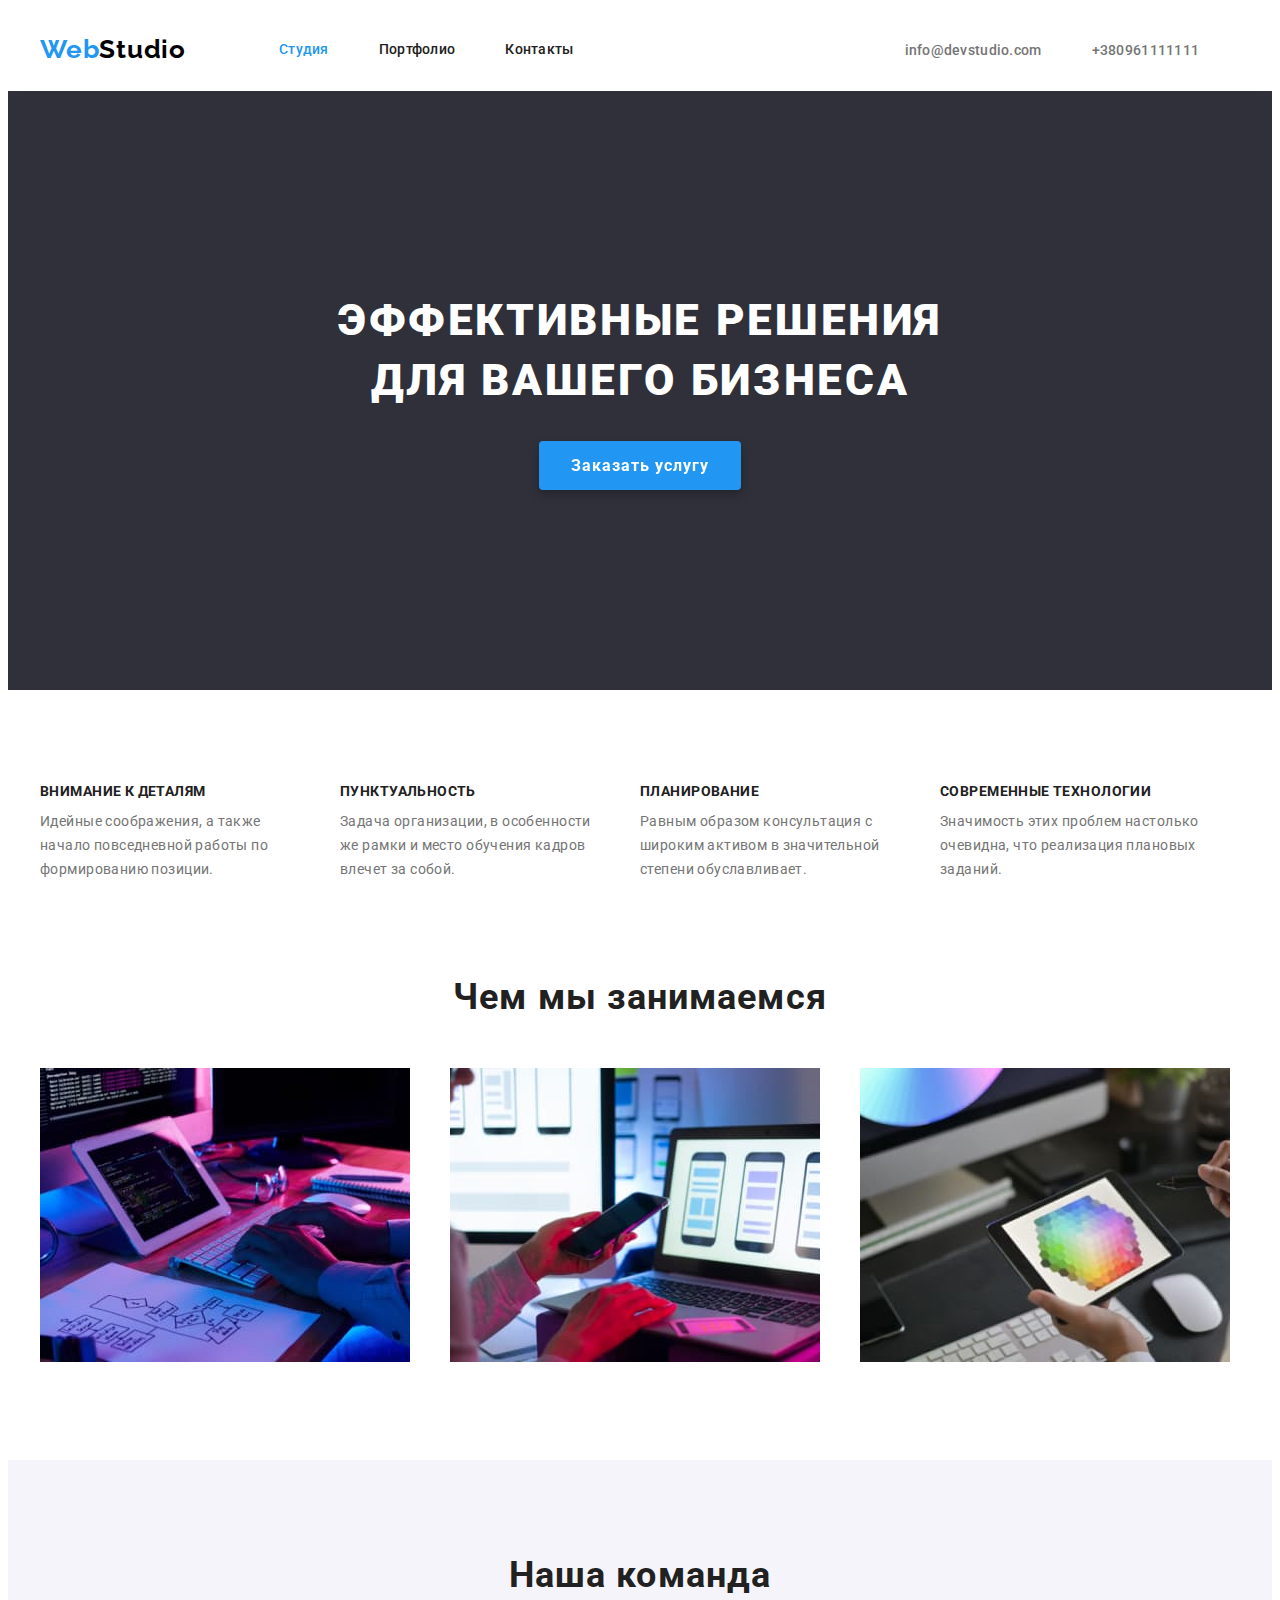
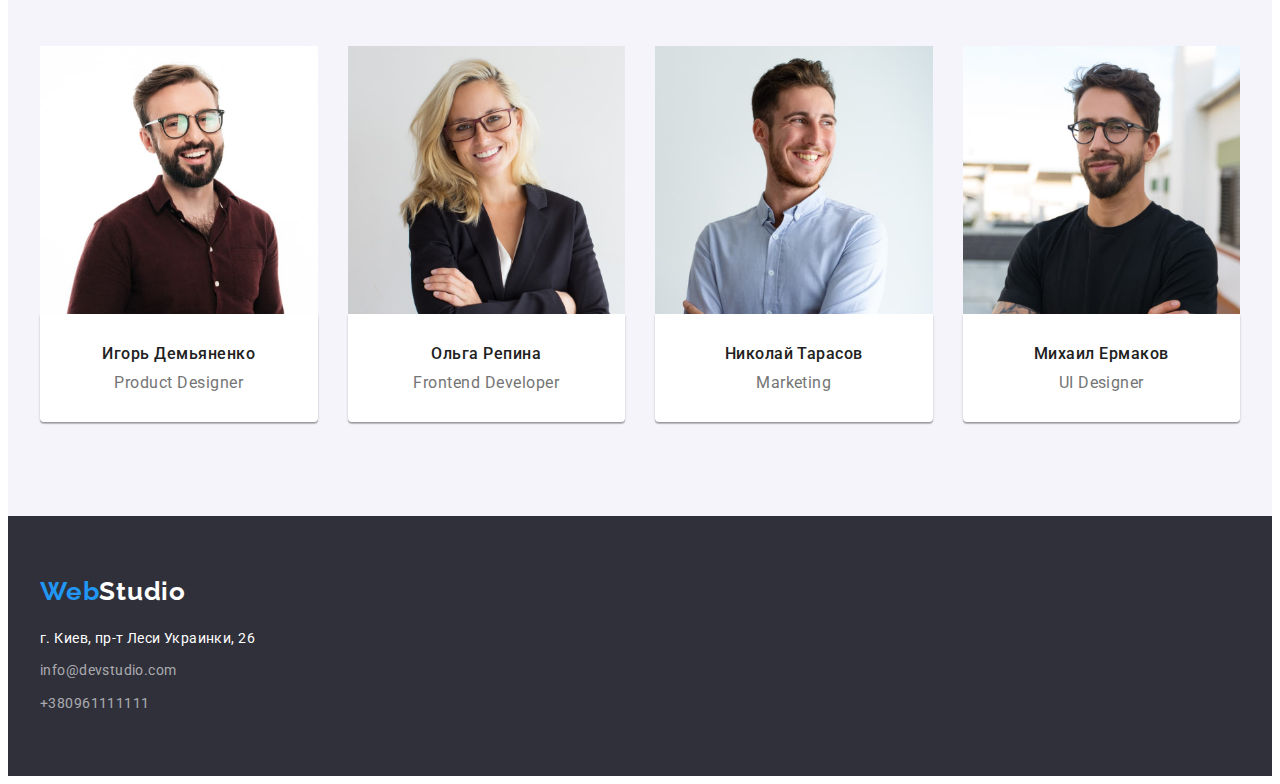
<file: index.html>
<!DOCTYPE html>
<html lang="ru">
  <head>
    <meta charset="UTF-8" />
    <meta http-equiv="X-UA-Compatible" content="IE=edge" />
    <meta name="viewport" content="width=device-width, initial-scale=1.0" />
    <title>Document</title>
    <!--Normalize start-->
    <link
      rel="stylesheet"
      href="https://cdnjs.cloudflare.com/ajax/libs/modern-normalize/1.1.0/modern-normalize.min.css"
      integrity="sha512-wpPYUAdjBVSE4KJnH1VR1HeZfpl1ub8YT/NKx4PuQ5NmX2tKuGu6U/JRp5y+Y8XG2tV+wKQpNHVUX03MfMFn9Q=="
      crossorigin="anonymous"
      referrerpolicy="no-referrer"
    />
    <!--Normalize end-->
    <link rel="preconnect" href="https://fonts.googleapis.com" />
    <link rel="preconnect" href="https://fonts.gstatic.com" crossorigin />
    <link
      href="https://fonts.googleapis.com/css2?family=Raleway:wght@700&family=Roboto:wght@400;500;700;900&display=swap"
      rel="stylesheet"
    />
    <link rel="stylesheet" href="./css/styles.css" />
  </head>
  <body>
    <header>
      <div class="container header-container">
        <a class="logo" href="">Web<span class="logo-studio">Studio</span></a>
        <!--Navigate-->
        <nav class="header-nav">
          <ul class="nav-list">
            <li class="header-nav-item">
              <a class="nav-item nav-current-link" href="">Студия</a>
            </li>
            <li class="header-nav-item">
              <a class="nav-item" href="portfolio.html">Портфолио</a>
            </li>
            <li class="header-nav-item">
              <a class="nav-item" href="">Контакты</a>
            </li>
          </ul>
        </nav>
        <!--Contacts-->

        <ul class="header-contacts">
          <li>
            <a class="header-mail mail-link" href="mailto:info@devstudio.com"
              >info@devstudio.com</a
            >
          </li>
          <li>
            <a class="header-phone phone-link" href="tel:+380961111111"
              >+380961111111</a
            >
          </li>
        </ul>
      </div>
    </header>

    <main>
      <!--Эффективные решения и кнопка-->
      
        <section class="hero">
          <div class="hero-container container">
          <h1 class="hero-title">
            Эффективные решения <br />
            для вашего бизнеса
          </h1>

          <button class="hero-btn" type="button">Заказать услугу</button>
        </section>
      </div>
      <!--Наши достоинства-->
      <section class="advantage">
        <div class="container advantage-container">
          <ul class="advantage-list">
            <li>
              <h3 class="advantage-title">Внимание к деталям</h3>
              <p class="advantage-text">
                Идейные соображения, а также начало повседневной работы по
                формированию позиции.
              </p>
            </li>
            <li>
              <h3 class="advantage-title">Пунктуальность</h3>
              <p class="advantage-text">
                Задача организации, в особенности же рамки и место обучения
                кадров влечет за собой.
              </p>
            </li>
            <li>
              <h3 class="advantage-title">Планирование</h3>
              <p class="advantage-text">
                Равным образом консультация с широким активом в значительной
                степени обуславливает.
              </p>
            </li>
            <li>
              <h3 class="advantage-title">Современные технологии</h3>
              <p class="advantage-text">
                Значимость этих проблем настолько очевидна, что реализация
                плановых заданий.
              </p>
            </li>
          </ul>
        </div>
      </section>
      <!--Сфера деятельности-->
      <section class="scope">
        <div class="container">
          <h2 class="scope-title">Чем мы занимаемся</h2>
          <ul class="scope-list">
            <li class="scope-item">
              <img width="370" src="images/img_1.jpg" alt="Программирование" />
            </li>
            <li class="scope-item">
              <img
                width="370"
                src="images/img_2.jpg"
                alt="Использование новейших технологий"
              />
            </li>
            <li class="scope-item">
              <img
                width="370"
                src="images/img_3.jpg"
                alt="Спектр графического дизайна"
              />
            </li>
          </ul>
        </div>
      </section>
      <section class="team">
        <div class="container team-container">
          <!--Наша команда-->
          <h2 class="team-title">Наша команда</h2>
          <ul class="team-list">
            <li class="team-item">
              <img
                class="team-img"
                width="270"
                src="images/img_4.jpg"
                alt="Фото Игоря Демьяненко"
              />
              <div class="team-content">
                <h3 class="team-name">Игорь Демьяненко</h3>
                <p class="team-text" lang="en">Product Designer</p>
              </div>
            </li>
            <li class="team-item">
              <img
                class="team-img"
                width="270"
                src="images/img_5.jpg"
                alt="Фото Ольги Репиной"
              />
              <div class="team-content">
                <h3 class="team-name">Ольга Репина</h3>
                <p class="team-text" lang="en">Frontend Developer</p>
              </div>
            </li>
            <li class="team-item">
              <img
                class="team-img"
                width="270"
                src="images/img_6.jpg"
                alt="Фото Николая Тарасова"
              />
              <div class="team-content">
                <h3 class="team-name">Николай Тарасов</h3>
                <p class="team-text" lang="en">Marketing</p>
              </div>
            </li>
            <li class="team-item">
              <img
                class="team-img"
                width="270"
                src="images/img_7.jpg"
                alt="Фото Михаила Ермакова"
              />
              <div class="team-content">
                <h3 class="team-name">Михаил Ермаков</h3>
                <p class="team-text" lang="en">UI Designer</p>
              </div>
            </li>
          </ul>
        </div>
      </section>
    </main>
    <!--Подвал-->
    <footer class="footer">
      <div class="container footer-container">
        <a class="footer-logo" href=""
          >Web<span class="footer-logo-studio">Studio</span></a
        >
        <address>
          <p class="footer-address">г. Киев, пр-т Леси Украинки, 26</p>
          <a class="footer-mail mail-link" href="mailto:info@devstudio.com"
            >info@devstudio.com</a
          >
          <a class="footer-phone phone-link" href="tel:+380961111111"
            >+380961111111</a
          >
        </address>
      </div>
    </footer>
  </body>
</html>
</file>
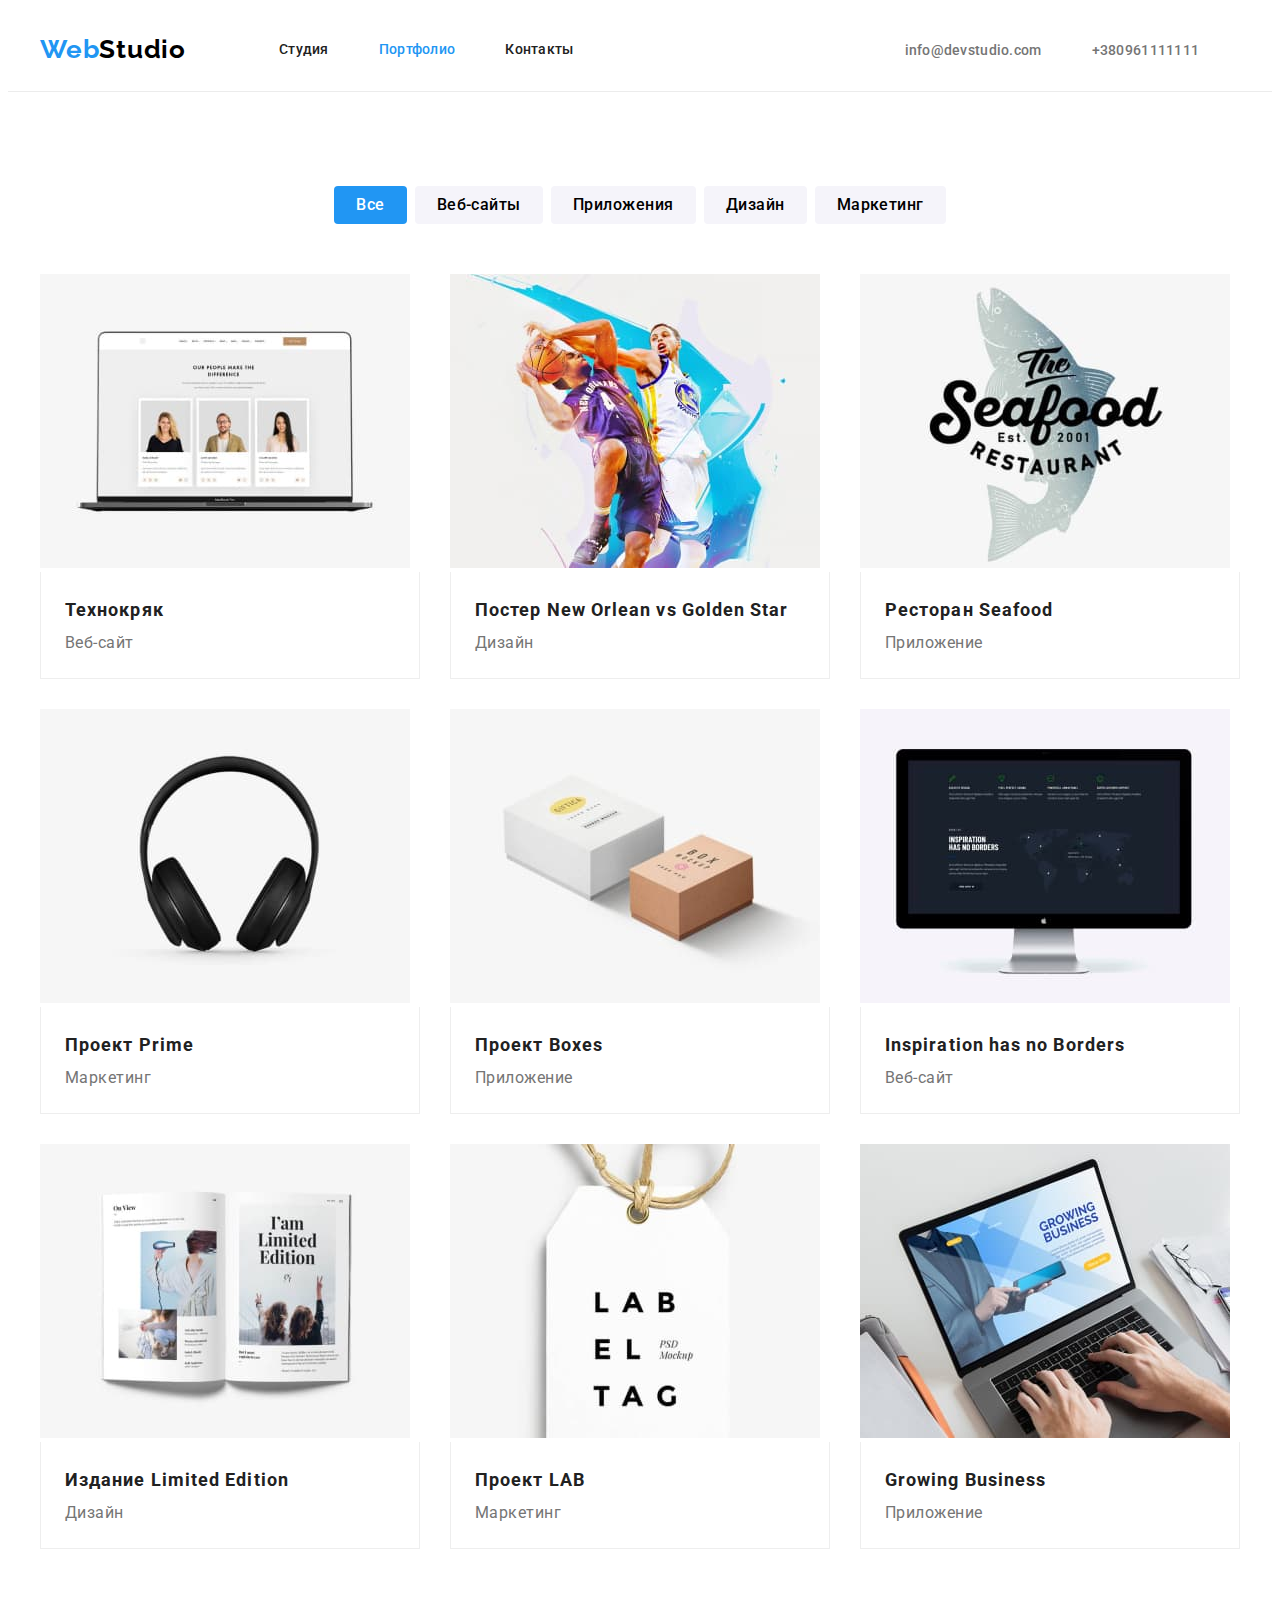
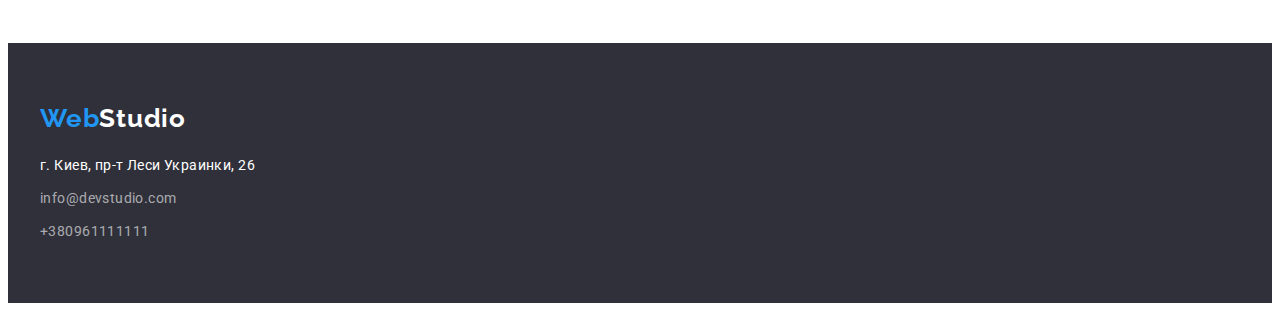
<file: portfolio.html>
<!DOCTYPE html>
<html lang="ru">
  <head>
    <meta charset="UTF-8" />
    <meta http-equiv="X-UA-Compatible" content="IE=edge" />
    <meta name="viewport" content="width=device-width, initial-scale=1.0" />
    <title>Document</title>
    <!--Nornalize start-->
    <link
      rel="stylesheet"
      href="https://cdnjs.cloudflare.com/ajax/libs/modern-normalize/1.1.0/modern-normalize.min.css"
      integrity="sha512-wpPYUAdjBVSE4KJnH1VR1HeZfpl1ub8YT/NKx4PuQ5NmX2tKuGu6U/JRp5y+Y8XG2tV+wKQpNHVUX03MfMFn9Q=="
      crossorigin="anonymous"
      referrerpolicy="no-referrer"
    />
    <!--Normalize end-->
    <link rel="preconnect" href="https://fonts.googleapis.com" />
    <link rel="preconnect" href="https://fonts.gstatic.com" crossorigin />
    <link
      href="https://fonts.googleapis.com/css2?family=Raleway:wght@700&family=Roboto:wght@400;500;700;900&display=swap"
      rel="stylesheet"
    />
    <link rel="stylesheet" href="./css/styles.css" />
  </head>

  <body>
    <header class="heder-portfolio">
      <div class="container header-container">
        <a class="logo" href="">Web<span class="logo-studio">Studio</span></a>
        <!--Navigate-->
        <nav class="header-nav">
          <ul class="nav-list">
            <li>
              <a class="header-nav-item nav-item" href="index.html">Студия</a>
            </li>
            <li>
              <a class="header-nav-item nav-item nav-current-link" href=""
                >Портфолио</a
              >
            </li>
            <li><a class="header-nav-item nav-item" href="">Контакты</a></li>
          </ul>
        </nav>
        <!--Contacts-->

        <ul class="header-contacts">
          <li>
            <a class="header-mail mail-link" href="mailto:info@devstudio.com"
              >info@devstudio.com</a
            >
          </li>
          <li>
            <a class="header-phone phone-link" href="tel:+380961111111"
              >+380961111111</a
            >
          </li>
        </ul>
      </div>
    </header>
    <main>
      <section class="filter-section">
        <div class="container filter-container">
          <h1 class="hidden">Портфолио работ студии</h1>
          <ul class="filter-list">
            <li>
              <button class="filter-btn main-btn" type="button">Все</button>
            </li>
            <li><button class="filter-btn" type="button">Веб-сайты</button></li>
            <li>
              <button class="filter-btn" type="button">Приложения</button>
            </li>
            <li><button class="filter-btn" type="button">Дизайн</button></li>
            <li><button class="filter-btn" type="button">Маркетинг</button></li>
          </ul>

          <ul class="projects-list">
            <li class="project-item">
              <img
                width="370"
                src="images/prtf-images/img1.jpg"
                alt="Веб-сайт Технокряк"
              />
              <div class="project-content">
                <h2 class="project-name">Технокряк</h2>
                <p class="project-text">Веб-сайт</p>
              </div>
            </li>

            <li class="project-item">
              <img
                width="370"
                src="images/prtf-images/img2.jpg"
                alt="Дизайн постера"
              />

              <div class="project-content">
                <h2 class="project-name" lang="en">
                  Постер New Orlean vs Golden Star
                </h2>
                <p class="project-text">Дизайн</p>
              </div>
            </li>
            <li class="project-item">
              <img
                width="370"
                src="images/prtf-images/img3.jpg"
                alt="Приложение ресторана"
              />
              <div class="project-content">
                <h2 class="project-name" lang="en">Ресторан Seafood</h2>
                <p class="project-text">Приложение</p>
              </div>
            </li>
            <li class="project-item">
              <img
                width="370"
                src="images/prtf-images/img4.jpg"
                alt="Маркетинговый проект"
              />
              <div class="project-content">
                <h2 class="project-name" lang="en">Проект Prime</h2>
                <p class="project-text">Маркетинг</p>
              </div>
            </li>
            <li class="project-item">
              <img
                width="370"
                src="images/prtf-images/img5.jpg"
                alt="Проект приложения"
              />
              <div class="project-content">
                <h2 class="project-name" lang="en">Проект Boxes</h2>
                <p class="project-text">Приложение</p>
              </div>
            </li>
            <li class="project-item">
              <img
                width="370"
                src="images/prtf-images/img6.jpg"
                alt="Веб-сайт"
              />
              <div class="project-content">
                <h2 class="project-name" lang="en">
                  Inspiration has no Borders
                </h2>
                <p class="project-text">Веб-сайт</p>
              </div>
            </li>

            <li class="project-item">
              <img
                width="370"
                src="images/prtf-images/img7.jpg"
                alt="Дизайн издания"
              />
              <div class="project-content">
                <h2 class="project-name" lang="en">Издание Limited Edition</h2>
                <p class="project-text">Дизайн</p>
              </div>
            </li>
            <li class="project-item">
              <img
                width="370"
                src="images/prtf-images/img8.jpg"
                alt="Маркетинговый проект"
              />
              <div class="project-content">
                <h2 class="project-name" lang="en">Проект LAB</h2>
                <p class="project-text">Маркетинг</p>
              </div>
            </li>
            <li class="project-item">
              <img
                width="370"
                src="images/prtf-images/img9.jpg"
                alt="Проект приложения"
              />
              <div class="project-content">
                <h2 class="project-name" lang="en">Growing Business</h2>
                <p class="project-text">Приложение</p>
              </div>
            </li>
          </ul>
        </div>
      </section>
    </main>
    <!--Подвал-->
    <footer class="footer">
      <div class="container footer-container">
        <a class="footer-logo" href=""
          >Web<span class="footer-logo-studio">Studio</span></a
        >
        <address>
          <p class="footer-address">г. Киев, пр-т Леси Украинки, 26</p>
          <a class="footer-mail mail-link" href="mailto:info@devstudio.com"
            >info@devstudio.com</a
          >
          <a class="footer-phone phone-link" href="tel:+380961111111"
            >+380961111111</a
          >
        </address>
      </div>
    </footer>
  </body>
</html>
</file>
<file: css/styles.css>
:root {
  /*colors*/
  --background-clr: #2f303a;
  --background-clr-team: #f5f4fa;

  /*fonts*/

  --secondary-font: "Raleway", sans-serif;
  --main-font: "Roboto", sans-serif;
  /*text colors*/
  --main-txt-cl: #212121;
  --txt-cl: #757575;
  --btn-txt-cl: #ffffff;
  --accent-txt: #2196f3;
}

body {
  color: var(--main-txt-cl);
  font-family: var(--main-font);
}

/* reset styles */
h1,
h2,
h3,
h4,
h5,
h6,
p {
  margin: 0;
}

.logo,
.footer-logo {
  margin-right: 93px;
  
  font-family: var(--secondary-font);
  font-weight: 700;
  font-size: 26px;
  line-height: 1.19;
  letter-spacing: 0.03em;
  color: var(--accent-txt);
  text-decoration: none;
}

.container {
  width: 1200px;

  padding-left: 15px;
  padding-right: 15px;
  margin-left: auto;
  margin-right: auto;
}

.header-container {
  display: flex;
  align-items: center;
}

.logo-studio {
  color: #000000;
}

.nav-list,
.header-contacts,
.advantage-list,
.scope-list,
.team-list,
.filter-list,
.projects-list {
  list-style: none;
}

.nav-list {
  display: flex;
  gap: 50px;
  padding-left: 0%;
  margin-left: 0%;
}

.header-nav {
  font-weight: 500;
  font-size: 14px;
  line-height: 1.14;
  letter-spacing: 0.02em;
}

.nav-item:hover,
.nav-item:focus {
  color: var(--accent-txt);
  padding: 32px 0;
}

.nav-item,
.header-mail,
.header-phone,
.footer-mail,
.footer-phone {
  text-decoration: none;
  color: currentColor;
}

.header-contacts {
  display: flex;
  padding-left: 0px;
  gap: 50px;
  padding-top: 32px;
  padding-bottom: 32px;
  margin: 0px;
}

.header-phone {
  padding-right: 0px;
}

.header-mail {
  margin-left: 331px;
}

.header-mail,
.header-phone {
  flex-basis: calc((100% - 50px) / 2);
  font-weight: 500;
  font-size: 14px;
  line-height: 1.14;
  letter-spacing: 0.02em;
  color: var(--txt-cl);
}

.nav-current-link {
  color: var(--accent-txt);
}

.mail-link:hover,
.mail-link:focus,
.phone-link:focus,
.phone-link:hover {
  color: var(--accent-txt);
}

.hero {
  background-color: var(--background-clr);
  padding-top: 200px;
  padding-bottom: 200px;
}

.hero-title {
  margin-top: 0px;
  margin-bottom: 30px;

  font-weight: 900;
  font-size: 44px;
  line-height: 1.36;

  text-align: center;
  letter-spacing: 0.06em;
  text-transform: uppercase;
  color: var(--btn-txt-cl);
}

.hero-btn {
  display: block;
  margin: 0 auto;
  padding: 10px 32px;

  border: none;

  border-radius: 4px;

  filter: drop-shadow(0px 4px 4px rgba(0, 0, 0, 0.25));

  font-family: inherit;
  font-weight: 700;
  font-size: 16px;
  line-height: 1.86;
  letter-spacing: 0.06em;
  color: var(--btn-txt-cl);
  background-color: var(--accent-txt);
  cursor: pointer;
}
.advantage {
  padding: 94px 0;
}
.advantage-list {
  display: flex;
  margin: 0px;
  padding-left: 0;
  gap: 30px;
}

.advantage-title {
  margin-bottom: 10px;
  font-weight: 700;
  font-size: 14px;
  line-height: 1.14;
  letter-spacing: 0.03em;
  text-transform: uppercase;
}

.advantage-text {
  width: 270px;
  font-weight: 400;
  font-size: 14px;
  line-height: 1.71;
  letter-spacing: 0.03em;
  color: var(--txt-cl);
}
.scope {
  padding: 0 0 94px 0;
}

.scope-title {
  margin-bottom: 50px;
}

.scope-title,
.team-title {
  font-weight: 700;
  font-size: 36px;
  line-height: 1.17;
  text-align: center;
  letter-spacing: 0.03em;
}

.scope-list {
  display: flex;
  flex-wrap: wrap;
  padding-left: 0px;
  margin: 0px;
  gap: 30px;
}

.scope-item {
  flex-basis: calc((100% - 60px) / 3);
}

.team {
  background-color: var(--background-clr-team);
  padding-top: 94px;
  padding-bottom: 94px;
}

.team-list {
  display: flex;
  flex-wrap: wrap;
  margin: 0px;
  padding: 0px;

  gap: 30px;
}

.team-item {
  flex-basis: calc((100% - 90px) / 4);
}

.team-content {
  align-items: center;
  background-color: var(--btn-txt-cl);
  padding-top: 30px;
  padding-bottom: 30px;
  box-shadow: 0px 1px 3px rgba(0, 0, 0, 0.12), 0px 1px 1px rgba(0, 0, 0, 0.14),
    0px 2px 1px rgba(0, 0, 0, 0.2);
  border-radius: 0px 0px 4px 4px;
}

.team-title {
  margin-bottom: 50px;
}

.team-img {
  display: block;
  min-width: 100%;
  height: auto;
}

.team-name {
  text-align: center;

  font-weight: 500;
  font-size: 16px;
  line-height: 1.19;
  letter-spacing: 0.03em;
}

.team-text {
  margin-top: 10px;
  text-align: center;

  font-weight: 400;
  font-size: 16px;
  line-height: 1.19;
  letter-spacing: 0.03em;

  color: var(--txt-cl);
}

.footer {
  background-color: var(--background-clr);
  padding-top: 60px;
  padding-bottom: 60px;
}

.footer-logo {
  display: block;
}

.footer-logo-studio {
  color: var(--btn-txt-cl);
}

.footer-address {
  margin-top: 20px;
  margin-bottom: 9px;
  font-family: var(--main-font);
  font-style: normal;
  font-weight: 400;
  font-size: 14px;
  line-height: 1.7;
  letter-spacing: 0.03em;
  color: var(--btn-txt-cl);
}

.footer-mail,
.footer-phone {
  display: block;

  font-style: normal;
  font-weight: 400;
  font-size: 14px;
  line-height: 1.7;
  letter-spacing: 0.03em;
  color: rgba(255, 255, 255, 0.6);
}

.footer-mail {
  padding-bottom: 9px;
}

.heder-portfolio {
  border-bottom: 1px solid #ececec;
}

.filter-section {
  padding: 94px 0;
}

.hidden {
  display: none;
}

.filter-list {
  display: flex;
  flex-wrap: wrap;
  justify-content: center;
  gap: 8px;
  padding-left: 0;
  margin: 0px;
  margin-bottom: 50px;
}

.filter-btn {
  display: block;
  margin: 0 auto;
  padding: 6px 22px;
  border: none;
  border-radius: 4px;

  font-family: inherit;
  font-weight: 500;
  font-size: 16px;
  line-height: 1.62;
  letter-spacing: 0.03em;
  cursor: pointer;
  background-color: var(--background-clr-team);
}

.projects-list {
  display: flex;
  flex-wrap: wrap;
  margin: 0;
  padding-left: 0px;

  gap: 30px;
}

.project-item {
  flex-basis: calc((100% - 60px) / 3);
}

.project-content {
  padding: 20px 24px;
  border: 1px solid #eeeeee;
  border-top: none;
}

.project-name {
  font-weight: 700;
  font-size: 18px;
  line-height: 2;
  letter-spacing: 0.06em;
}

.project-text {
  font-weight: 400;
  font-size: 16px;
  line-height: 1.88;
  color: var(--txt-cl);
  letter-spacing: 0.03em;
}

.main-btn {
  background: var(--accent-txt);
  color: var(--btn-txt-cl);
}

.filter-btn:hover,
.filter-btn:focus {
  background: var(--accent-txt);
  color: var(--btn-txt-cl);
}
</file>
